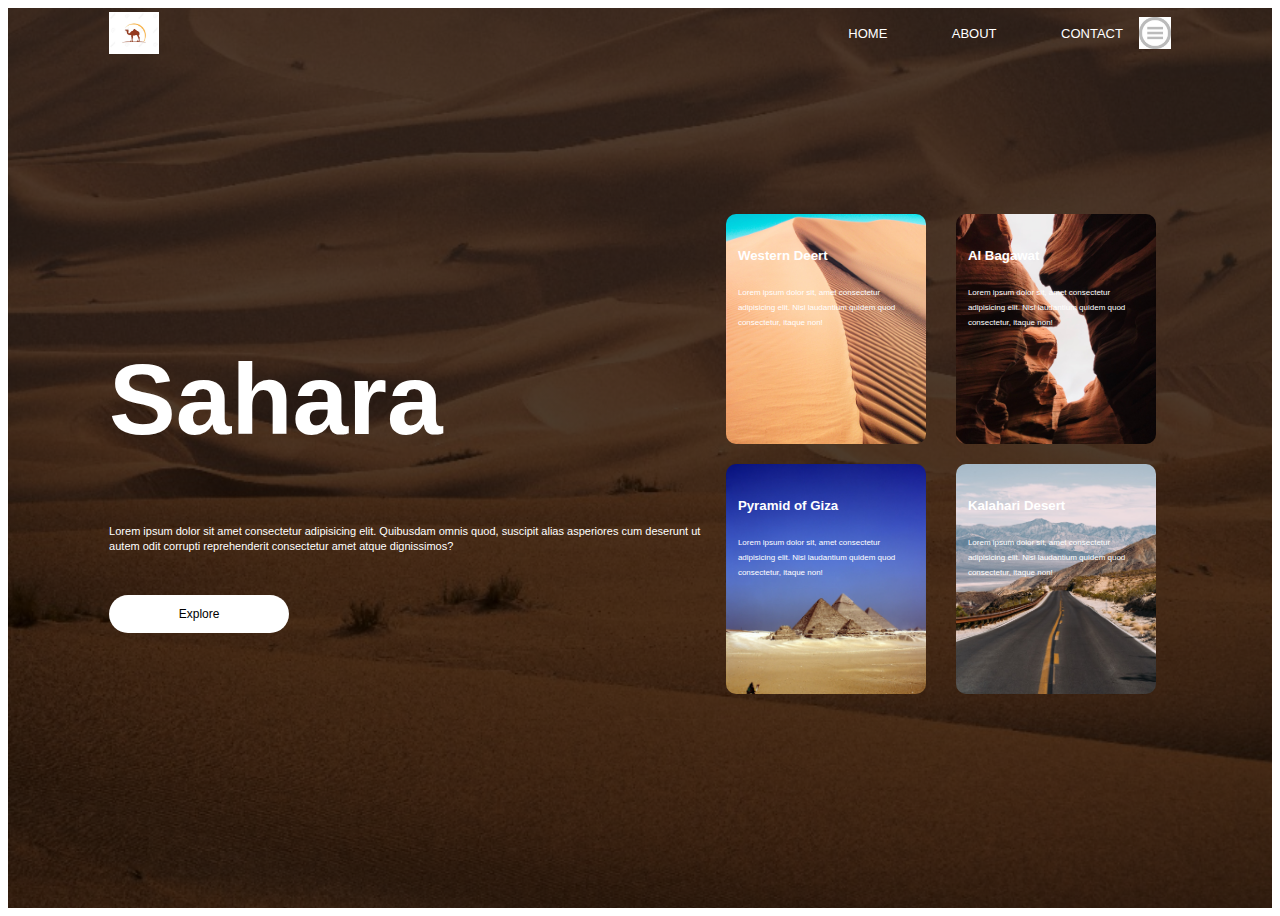
<file: index.html>
<!DOCTYPE html>
<html lang="en">
<head>
    <meta charset="UTF-8">
    <meta http-equiv="X-UA-Compatible" content="IE=edge">
    <meta name="viewport" content="width=device-width, initial-scale=1.0">
     <!-- CSS only -->
<link href="https://cdn.jsdelivr.net/npm/bootstrap@5.2.0/dist/css/bootstrap.min.css" rel="stylesheet" integrity="sha384-gH2yIJqKdNHPEq0n4Mqa/HGKIhSkIHeL5AyhkYV8i59U5AR6csBvApHHNl/vI1Bx" crossorigin="anonymous">
<!-- JavaScript Bundle with Popper -->
<script src="https://cdn.jsdelivr.net/npm/bootstrap@5.2.0/dist/js/bootstrap.bundle.min.js" integrity="sha384-A3rJD856KowSb7dwlZdYEkO39Gagi7vIsF0jrRAoQmDKKtQBHUuLZ9AsSv4jD4Xa" crossorigin="anonymous"></script>

    <link rel="preconnect" href="https://fonts.gstatic.com">
    <!-- <link href="https://fonts.googleapis.com/css2?family=Poppins:wght@200;300;500&display=swap" rel="stylesheet"> -->
    <link rel="stylesheet" href="design.css">
    <title>trawel</title>
    <!-- <link rel="stylesheet" href="./countact.html"> --> 
</head>
<body>
    <div class="container">
        <div class="head">
            <div class="navbar">
                <img src="camel.jpeg" class="logo" alt="">
                <nav>
                    <ul>
                        <li><a href="">HOME</a></li>
                        <li><a href="">ABOUT</a></li>
                        <li><a href="./countact.html">CONTACT</a></li>
                    </ul>
                </nav>
                <img class="logo-color" src="logo.jpeg" class="menu-icon" alt="">
            </div>
        </div>

        <div class="row">
            <div class="col-sm-6">
                <h1>Sahara</h1>
                <p>Lorem ipsum dolor sit amet consectetur adipisicing elit. Quibusdam omnis quod, suscipit alias asperiores cum deserunt ut autem odit corrupti reprehenderit consectetur amet atque dignissimos?</p>
                <button type="button">Explore</button>
            </div>
            <div class="col-sm-6">
                <div class="row">
                    <div class="col-sm-6">
                        <div class="card card1">
                            <h5>Western Deert</h5>
                            <p>Lorem ipsum dolor sit, amet consectetur adipisicing elit. Nisi laudantium quidem quod consectetur, itaque non!</p>
                        </div>
                    </div>
                    <div class="col-sm-6">
                        <div class="card card2">
                            <h5>AI Bagawat</h5>
                            <p>Lorem ipsum dolor sit, amet consectetur adipisicing elit. Nisi laudantium quidem quod consectetur, itaque non!</p>
                        </div>
                    </div>
                </div>
                <div class="row">
                    <div class="col-sm-6">
                        <div class="card card3">
                            <h5><Picture>Pyramid of Giza</Picture></h5>
                            <p>Lorem ipsum dolor sit, amet consectetur adipisicing elit. Nisi laudantium quidem quod consectetur, itaque non!</p>
                        </div>
                    </div>
                    <div class="col-sm-6">
                        <div class="card card4">
                            <h5>Kalahari Desert</h5>
                            <p>Lorem ipsum dolor sit, amet consectetur adipisicing elit. Nisi laudantium quidem quod consectetur, itaque non!</p>
                        </div>
                    </div>
                </div>
            </div>
        </div>
    </div>
    
</body>
</html>
</file>
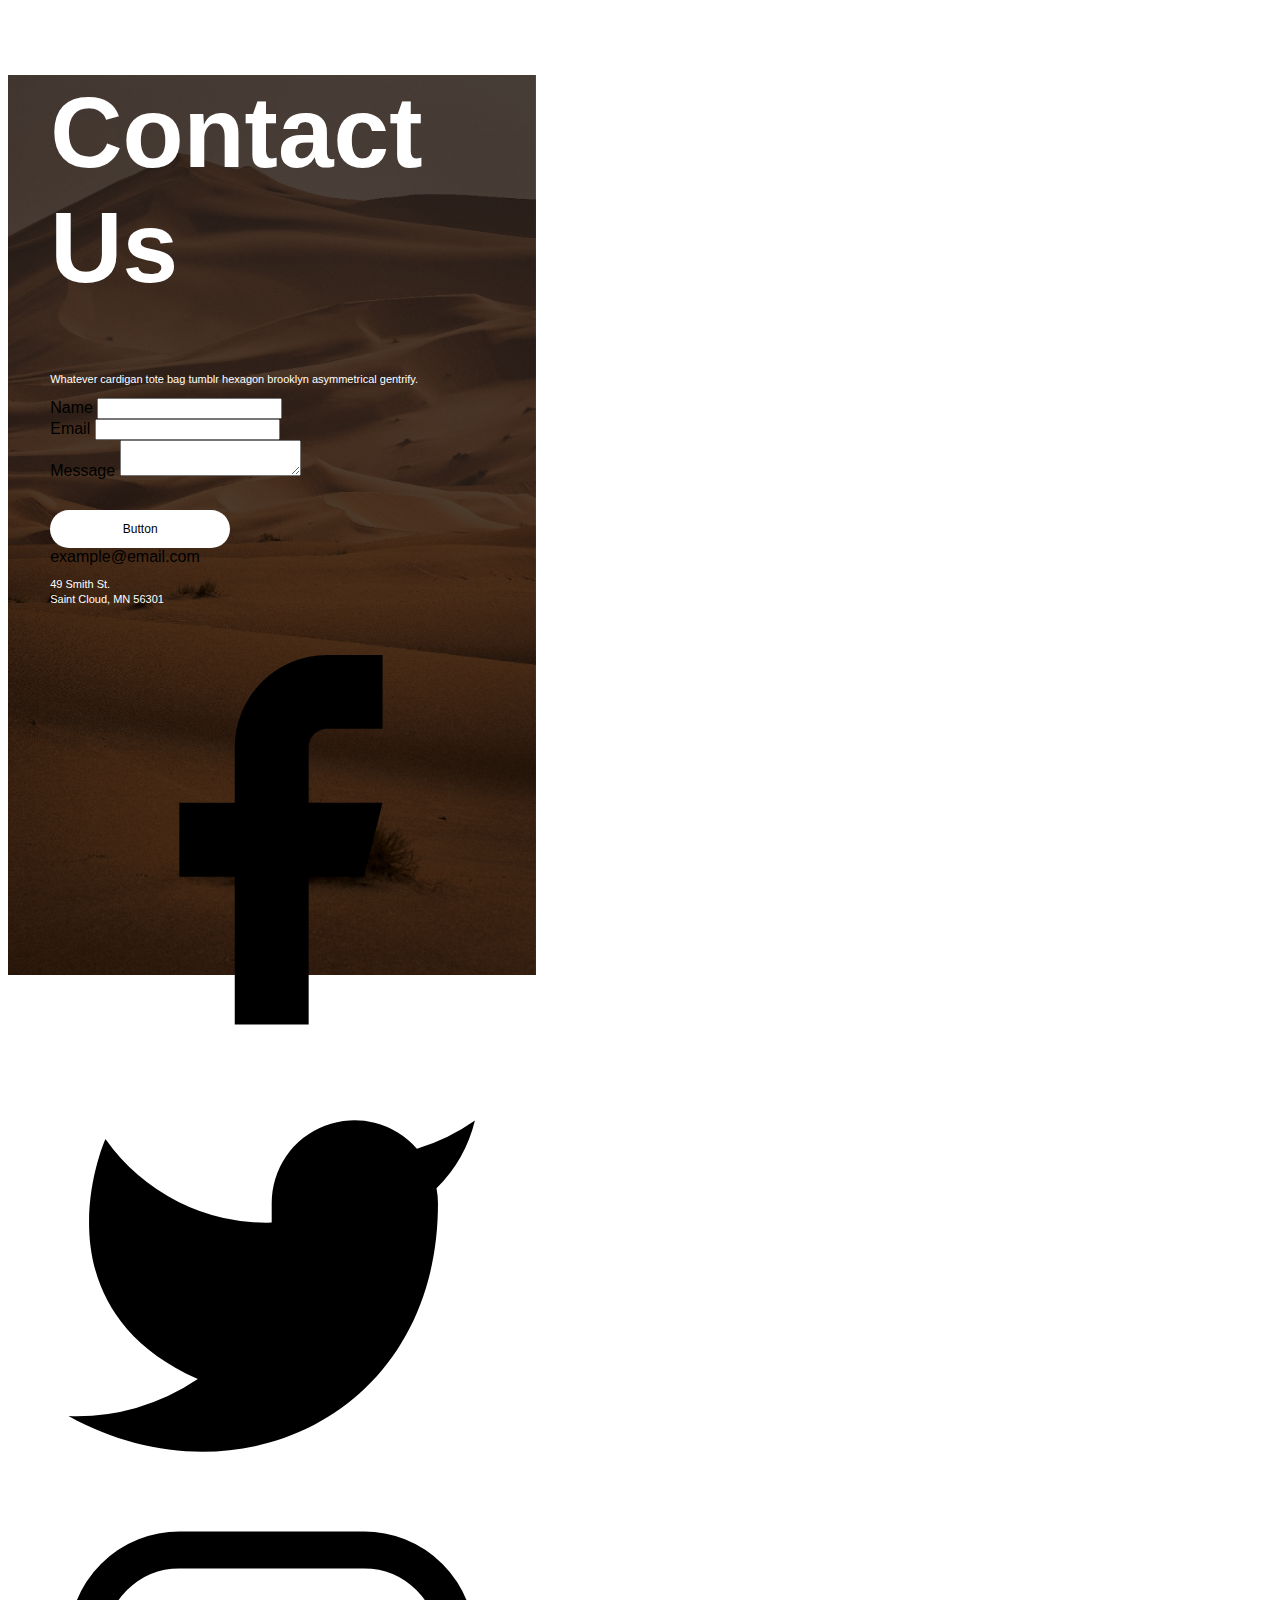
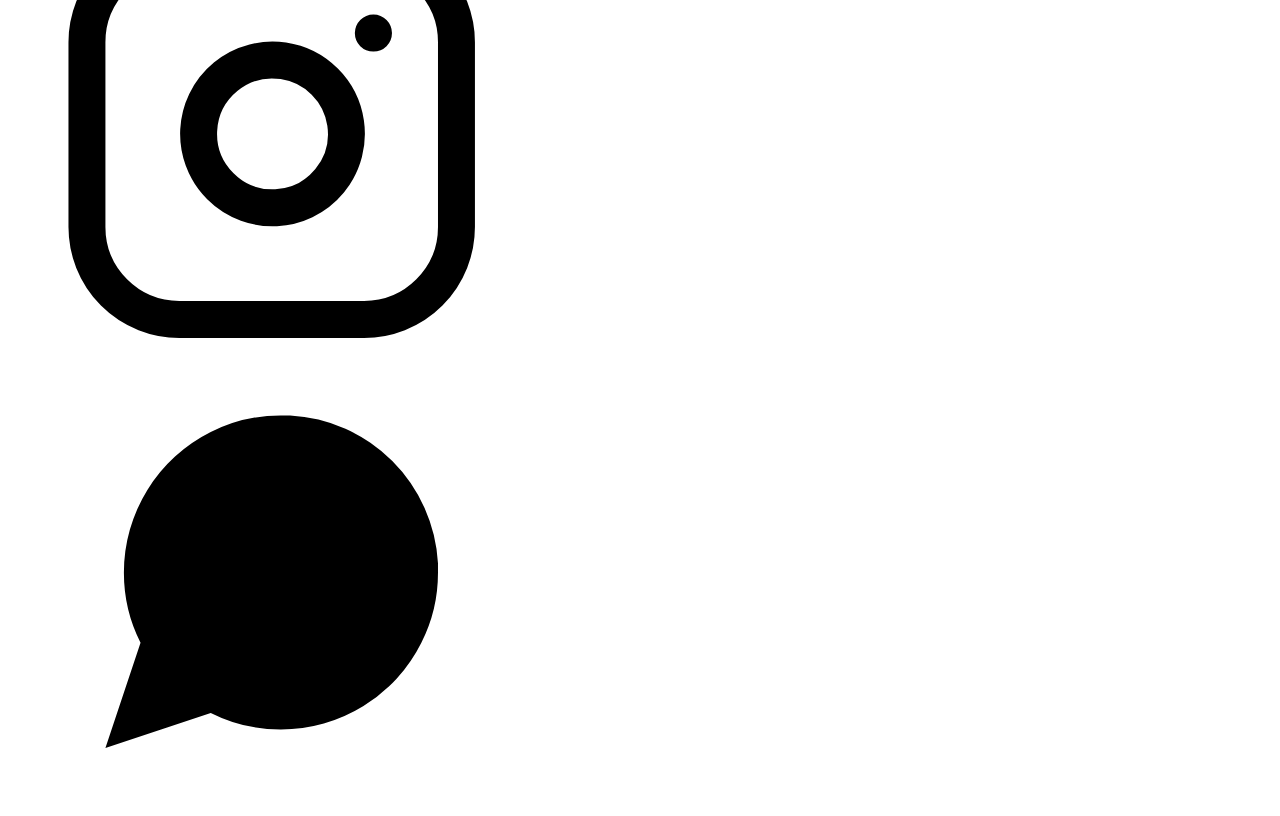
<file: countact.html>
<!DOCTYPE html>
<html lang="en">
<head>
    <meta charset="UTF-8">
    <meta http-equiv="X-UA-Compatible" content="IE=edge">
    <meta name="viewport" content="width=device-width, initial-scale=1.0">
    <title>contact</title>
    <link rel="stylesheet" href="design.css">
</head>
<body>
    <section class="color-style">
        <div class="container px-5 py-24 mx-auto">
          <div class="flex flex-col text-center w-full mb-12">
            <h1 class="sm:text-3xl text-2xl font-medium title-font mb-4 text-gray-900">Contact Us</h1>
            <p class="lg:w-2/3 mx-auto leading-relaxed text-base">Whatever cardigan tote bag tumblr hexagon brooklyn asymmetrical gentrify.</p>
          </div>
          <div class="lg:w-1/2 md:w-2/3 mx-auto">
            <div class="flex flex-wrap -m-2">
              <div class="p-2 w-1/2">
                <div class="relative">
                  <label for="name" class="leading-7 text-sm text-gray-600">Name</label>
                  <input type="text" id="name" name="name" class="w-full bg-gray-100 bg-opacity-50 rounded border border-gray-300 focus:border-indigo-500 focus:bg-white focus:ring-2 focus:ring-indigo-200 text-base outline-none text-gray-700 py-1 px-3 leading-8 transition-colors duration-200 ease-in-out">
                </div>
              </div>
              <div class="p-2 w-1/2">
                <div class="relative">
                  <label for="email" class="leading-7 text-sm text-gray-600">Email</label>
                  <input type="email" id="email" name="email" class="w-full bg-gray-100 bg-opacity-50 rounded border border-gray-300 focus:border-indigo-500 focus:bg-white focus:ring-2 focus:ring-indigo-200 text-base outline-none text-gray-700 py-1 px-3 leading-8 transition-colors duration-200 ease-in-out">
                </div>
              </div>
              <div class="p-2 w-full">
                <div class="relative">
                  <label for="message" class="leading-7 text-sm text-gray-600">Message</label>
                  <textarea id="message" name="message" class="w-full bg-gray-100 bg-opacity-50 rounded border border-gray-300 focus:border-indigo-500 focus:bg-white focus:ring-2 focus:ring-indigo-200 h-32 text-base outline-none text-gray-700 py-1 px-3 resize-none leading-6 transition-colors duration-200 ease-in-out"></textarea>
                </div>
              </div>
              <div class="p-2 w-full">
                <button class="flex mx-auto text-white bg-indigo-500 border-0 py-2 px-8 focus:outline-none hover:bg-indigo-600 rounded text-lg">Button</button>
              </div>
              <div class="p-2 w-full pt-8 mt-8 border-t border-gray-200 text-center">
                <a class="text-indigo-500">example@email.com</a>
                <p class="leading-normal my-5">49 Smith St.
                  <br>Saint Cloud, MN 56301
                </p>
                <span class="inline-flex">
                  <a class="text-gray-500">
                    <svg fill="currentColor" stroke-linecap="round" stroke-linejoin="round" stroke-width="2" class="w-5 h-5" viewBox="0 0 24 24">
                      <path d="M18 2h-3a5 5 0 00-5 5v3H7v4h3v8h4v-8h3l1-4h-4V7a1 1 0 011-1h3z"></path>
                    </svg>
                  </a>
                  <a class="ml-4 text-gray-500">
                    <svg fill="currentColor" stroke-linecap="round" stroke-linejoin="round" stroke-width="2" class="w-5 h-5" viewBox="0 0 24 24">
                      <path d="M23 3a10.9 10.9 0 01-3.14 1.53 4.48 4.48 0 00-7.86 3v1A10.66 10.66 0 013 4s-4 9 5 13a11.64 11.64 0 01-7 2c9 5 20 0 20-11.5a4.5 4.5 0 00-.08-.83A7.72 7.72 0 0023 3z"></path>
                    </svg>
                  </a>
                  <a class="ml-4 text-gray-500">
                    <svg fill="none" stroke="currentColor" stroke-linecap="round" stroke-linejoin="round" stroke-width="2" class="w-5 h-5" viewBox="0 0 24 24">
                      <rect width="20" height="20" x="2" y="2" rx="5" ry="5"></rect>
                      <path d="M16 11.37A4 4 0 1112.63 8 4 4 0 0116 11.37zm1.5-4.87h.01"></path>
                    </svg>
                  </a>
                  <a class="ml-4 text-gray-500">
                    <svg fill="currentColor" stroke-linecap="round" stroke-linejoin="round" stroke-width="2" class="w-5 h-5" viewBox="0 0 24 24">
                      <path d="M21 11.5a8.38 8.38 0 01-.9 3.8 8.5 8.5 0 01-7.6 4.7 8.38 8.38 0 01-3.8-.9L3 21l1.9-5.7a8.38 8.38 0 01-.9-3.8 8.5 8.5 0 014.7-7.6 8.38 8.38 0 013.8-.9h.5a8.48 8.48 0 018 8v.5z"></path>
                    </svg>
                  </a>
                </span>
              </div>
            </div>
          </div>
        </div>
      </section>
</body>
</html>
</file>
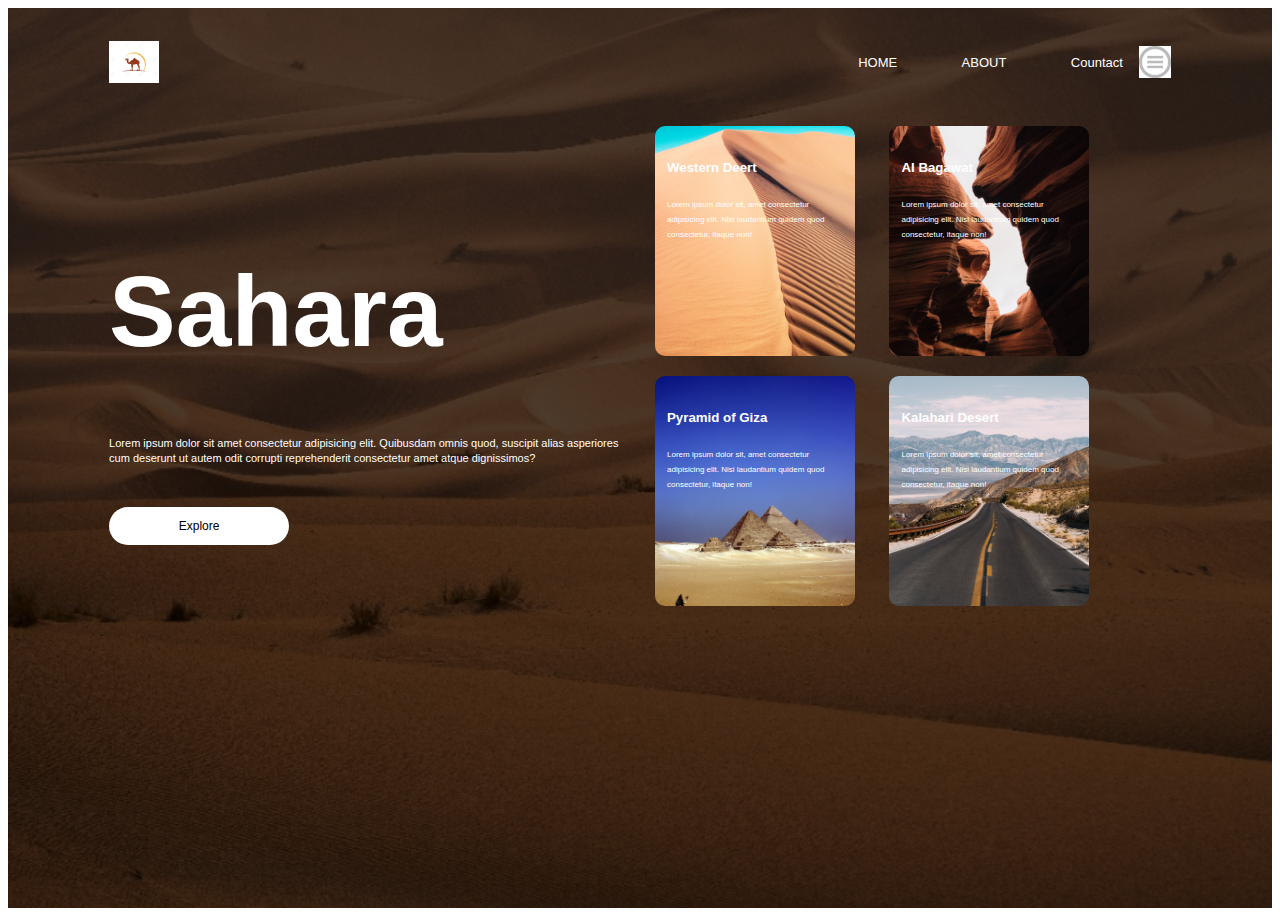
<file: travel.html>
<!DOCTYPE html>
<html lang="en">
<head>
    <meta charset="UTF-8">
    <meta http-equiv="X-UA-Compatible" content="IE=edge">
    <meta name="viewport" content="width=device-width, initial-scale=1.0">
    <link rel="preconnect" href="https://fonts.gstatic.com">
    <!-- <link href="https://fonts.googleapis.com/css2?family=Poppins:wght@200;300;500&display=swap" rel="stylesheet"> -->
    <link rel="stylesheet" href="design.css">
    <title>trawel</title>
    <!-- <link rel="stylesheet" href="./countact.html"> --> 
</head>
<body>
    <div class="container">
        <div class="navbar">
            <img src="camel.jpeg" class="logo" alt="">
            <nav>
                <ul>
                    <li><a href="">HOME</a></li>
                    <li><a href="">ABOUT</a>
                       
                    </li>
                    <li><a href="./countact.html">Countact</a>
                      
                    </li>
                </ul>
            </nav>
            <img class="logo-color" src="logo.jpeg" class="menu-icon" alt="">
        </div>
        <div>
      

        <div class="row">
            <div class="col">
                <h1>Sahara</h1>
                <p>Lorem ipsum dolor sit amet consectetur adipisicing elit. Quibusdam omnis quod, suscipit alias asperiores cum deserunt ut autem odit corrupti reprehenderit consectetur amet atque dignissimos?</p>
                <button type="button">Explore</button>
            </div>
            <div class="col">
                 <div class="card card1">
                     <h5>Western Deert</h5>
                     <p>Lorem ipsum dolor sit, amet consectetur adipisicing elit. Nisi laudantium quidem quod consectetur, itaque non!</p>
                 </div>
                 <div class="card card2">
                     <h5>AI Bagawat</h5>
                     <p>Lorem ipsum dolor sit, amet consectetur adipisicing elit. Nisi laudantium quidem quod consectetur, itaque non!</p>
                 </div>
                 <div class="card card3">
                     <h5><Picture>Pyramid of Giza</Picture></h5>
                     <p>Lorem ipsum dolor sit, amet consectetur adipisicing elit. Nisi laudantium quidem quod consectetur, itaque non!</p>
                 </div>
                 <div class="card card4">
                     <h5>Kalahari Desert</h5>
                     <p>Lorem ipsum dolor sit, amet consectetur adipisicing elit. Nisi laudantium quidem quod consectetur, itaque non!</p>
                 </div>
            </div>
        </div>
    </div>
    
</body>
</html>
</file>
<file: design.css>
body{
    font-family: 'Poppins', sans-serif;
}

.container{
    width: 100%;
    height: 100vh;
    background-image: linear-gradient(rgba(0,0,0,0.7),rgba(0,0,0,0.7)),url(saharaDesert.jpeg);
    background-position: center;
    background-size: cover;
    padding-left: 8%;
    padding-right: 8%;
    box-sizing: border-box;
}

.navbar{
    height: 12%;
    display: flex;
    align-items: center;
}

.logo{
    width: 50px;
    cursor: pointer;
}

 .menu-icon{

    cursor: pointer;
    margin-left: 20px;
 }
 

nav{
    flex: 1;
    text-align: right;
}

nav ul li{
    list-style: none;
    display: inline-block;
    margin-left: 60px;
}

nav ul li a{
    text-decoration: none;
    color: #fff;
    font-size: 13px;
}

.row{
    display: flex;
    height: 88%;
    align-items: center;
}

.col{
    flex-basis: 50%;
}
h1{
    color: #fff;
    font-size: 100px;

}
p{
    color: #fff;
    font-size: 11px;
    line-height: 15px;
}
button{
    width: 180px;
    color: #000;
    font-size: 12px;
    padding: 12px 0;
    background: #fff;
    border: 0;
    border-radius: 20px;
    outline: none;
    margin-top: 30px;
}
.card{
    width: 200px;
    height: 230px;
    display: inline-block;
    border-radius: 10px;
    padding: 12px;
    box-sizing: border-box;
    cursor: pointer;
    margin: 10px 15px;
    
    background-position: center;
    background-size: cover;
    transition: 0.5s;
}
.card1{
    background-image: url(desert2.jpeg);
}
.card2{
    background-image: url(mountain.jpeg);
}
.card3{
    background-image: url(piramide.jpeg);
}
.card4{
    background-image: url(highway.jpeg);
}

.card:hover{
    transform: translateY(-10px);
}

h5{
    color: #fff;
    text-shadow: 0 0 50x #999;
}
.card p{
    text-shadow: 0 0 15x #999;
    font-size: 8px;
}
.logo-color{
    color: #fff;
    margin-left: 1rem;
    background: #fff;
    width: 32px;
}
/* ################################################ */
.body-font relative{
    display: inline-block;
}
.color-style{
    display: inline-block;
    
}
</file>
